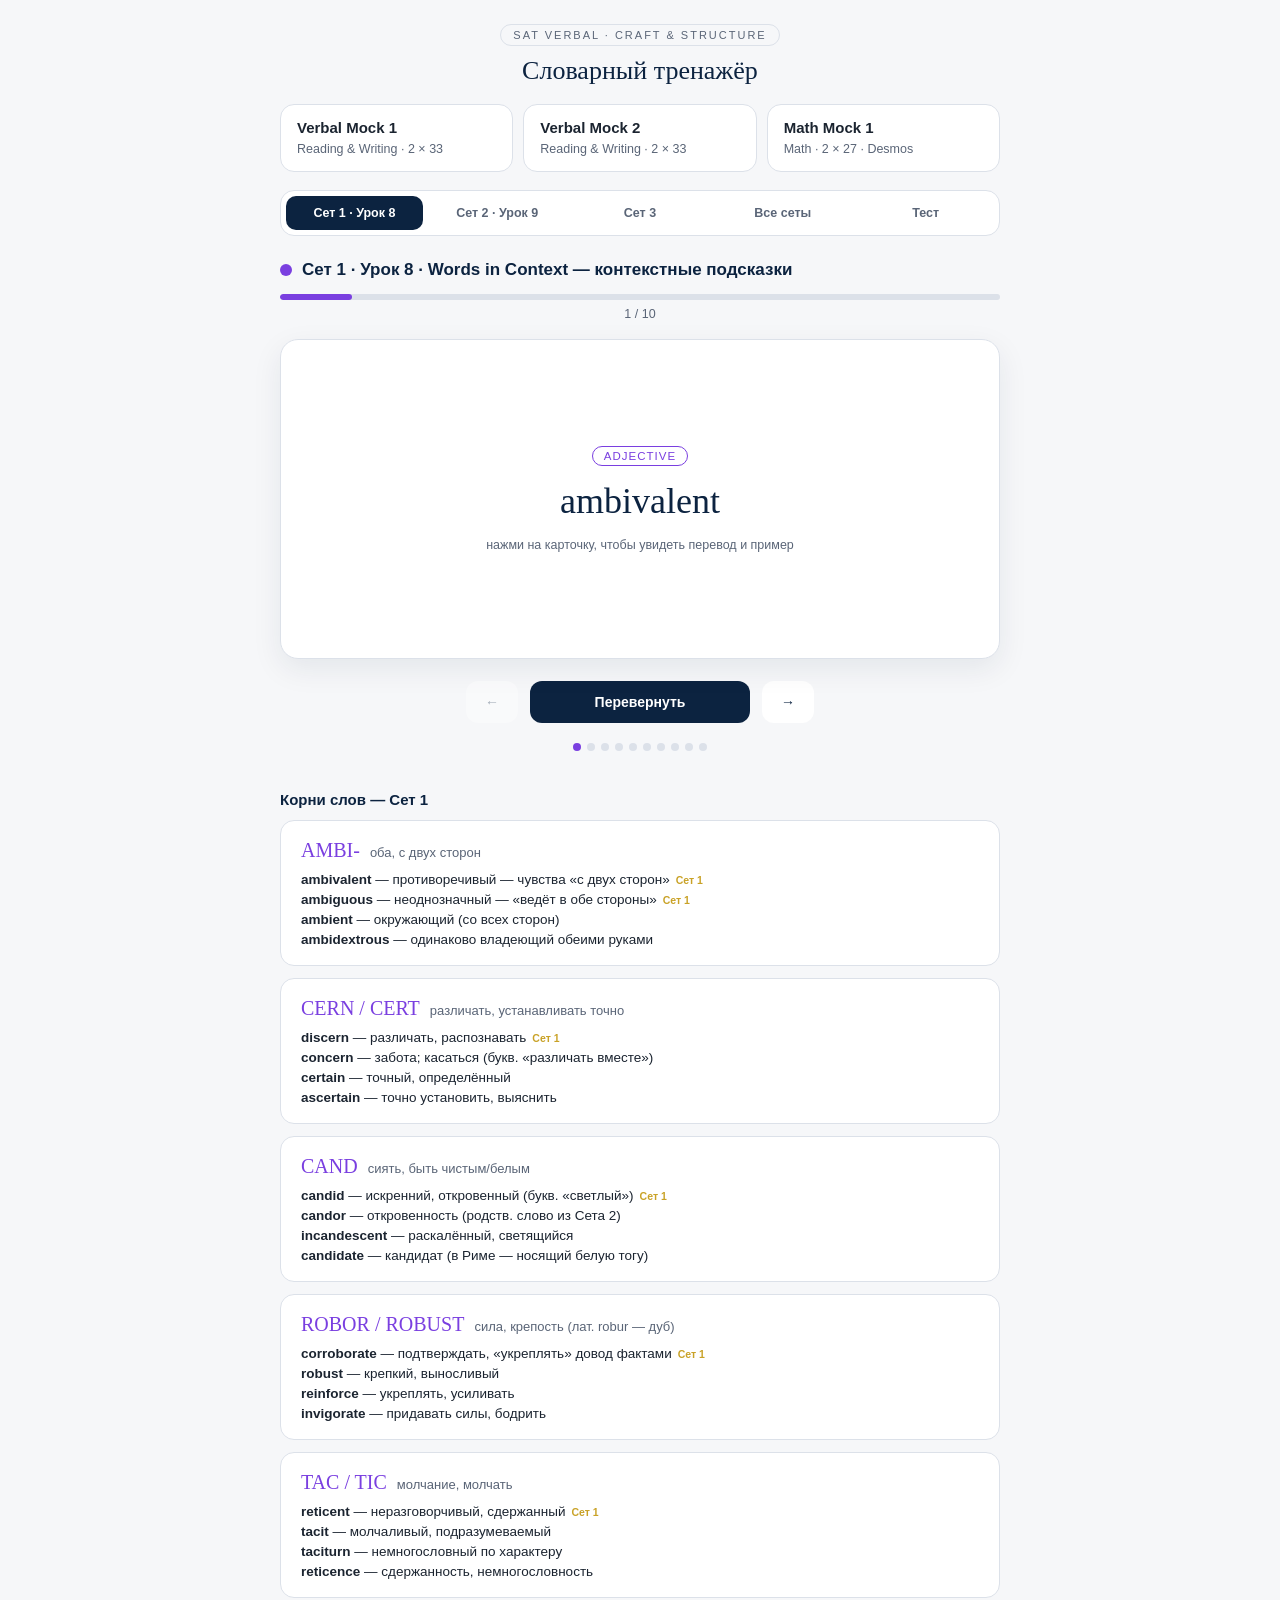
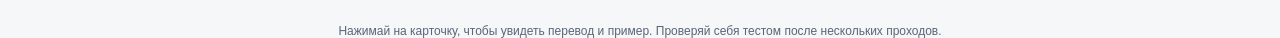
<file: index.html>
<!DOCTYPE html>
<html lang="ru">
<head>
<meta charset="UTF-8">
<meta name="viewport" content="width=device-width, initial-scale=1, viewport-fit=cover">
<title>SAT Verbal · Словарный тренажёр</title>
<style>
  :root {
    --navy: #0C2340;
    --navy2: #16335E;
    --gold: #C9A227;
    --accent: #7A3FE0;
    --accent2: #0B5FFF;
    --paper: #F6F7F9;
    --line: #DCE1E9;
    --ink: #1B2430;
    --muted: #5A6577;
    --bg: #F6F7F9;
    --card-bg: #ffffff;
    --card-back-bg: #0C2340;
    --good: #0E9F6E;
    --bad: #C0392B;
    box-sizing: border-box;
    padding-top: env(safe-area-inset-top, 0px);
    padding-bottom: env(safe-area-inset-bottom, 0px);
  }
  @media (prefers-color-scheme: dark) {
    :root:not([data-theme="light"]) {
      --bg: #0B1220;
      --card-bg: #16203A;
      --ink: #E7ECF5;
      --muted: #9AA7C0;
      --line: #2A3654;
      --paper: #10192E;
    }
  }
  :root[data-theme="dark"] {
    --bg: #0B1220;
    --card-bg: #16203A;
    --ink: #E7ECF5;
    --muted: #9AA7C0;
    --line: #2A3654;
    --paper: #10192E;
  }
  html { scroll-padding-top: env(safe-area-inset-top, 0px); height: 100%; }
  * { box-sizing: border-box; }
  body {
    height: 100%;
    margin: 0;
    background: var(--bg);
    color: var(--ink);
    font-family: 'Helvetica Neue', Arial, sans-serif;
    display: flex;
    flex-direction: column;
    align-items: center;
    padding: 24px 16px 48px;
    min-height: 100vh;
  }
  .wrap { width: 100%; max-width: 720px; }
  .header { text-align: center; margin-bottom: 16px; }
  .kicker {
    display: inline-block;
    font-size: 11px;
    letter-spacing: 2px;
    text-transform: uppercase;
    color: var(--muted);
    border: 1px solid var(--line);
    border-radius: 20px;
    padding: 4px 12px;
    margin-bottom: 10px;
  }
  h1 {
    font-family: Georgia, serif;
    font-size: 26px;
    font-weight: 400;
    color: var(--navy);
    margin: 0;
  }
  :root[data-theme="dark"] h1, @media (prefers-color-scheme: dark) { }
  .dark h1 { color: #ffffff; }

  nav.tabs {
    display: grid;
    grid-template-columns: repeat(5, 1fr);
    gap: 6px;
    background: var(--card-bg);
    border: 1px solid var(--line);
    border-radius: 14px;
    padding: 5px;
    margin: 18px 0 24px;
  }
  nav.tabs button {
    font-family: inherit;
    font-size: 12.5px;
    font-weight: 700;
    padding: 10px 6px;
    border: none;
    border-radius: 10px;
    background: transparent;
    color: var(--muted);
    cursor: pointer;
  }
  nav.tabs button.active {
    background: var(--navy);
    color: #ffffff;
  }

  section.view { display: none; }
  section.view.active { display: block; }

  .set-heading {
    display: flex;
    align-items: center;
    gap: 10px;
    margin: 4px 0 14px;
  }
  .set-heading .dot { width: 12px; height: 12px; border-radius: 50%; }
  .set-heading h2 { font-size: 17px; font-weight: 800; color: var(--navy); margin: 0; }
  .dark .set-heading h2 { color: #ffffff; }

  .progress-wrap { margin: 10px 0 18px; }
  .progress-track { height: 6px; background: var(--line); border-radius: 6px; overflow: hidden; }
  .progress-fill { height: 100%; background: var(--accent); border-radius: 6px; transition: width 0.3s ease; }
  .progress-label { text-align: center; font-size: 12.5px; color: var(--muted); margin-top: 7px; }

  .stage { perspective: 1600px; }
  .card {
    position: relative;
    width: 100%;
    height: 320px;
    cursor: pointer;
    transform-style: preserve-3d;
    transition: transform 0.5s cubic-bezier(.2,.8,.2,1);
  }
  .card.flipped { transform: rotateY(180deg); }
  .face {
    position: absolute;
    inset: 0;
    backface-visibility: hidden;
    border-radius: 18px;
    display: flex;
    flex-direction: column;
    align-items: center;
    justify-content: center;
    padding: 30px;
    text-align: center;
  }
  .face.front { background: var(--card-bg); border: 1px solid var(--line); box-shadow: 0 10px 30px rgba(12,35,64,0.08); }
  .face.back { background: var(--card-back-bg); color: #ffffff; transform: rotateY(180deg); }
  .tag-pos {
    display: inline-block;
    font-size: 11.5px;
    letter-spacing: 1px;
    text-transform: uppercase;
    color: var(--accent);
    border: 1px solid var(--accent);
    border-radius: 20px;
    padding: 3px 11px;
    margin-bottom: 14px;
  }
  .tag-set {
    position: absolute;
    top: 16px;
    right: 16px;
    font-size: 10.5px;
    font-weight: 800;
    letter-spacing: 0.5px;
    padding: 3px 9px;
    border-radius: 8px;
    color: #ffffff;
  }
  .tag-set.s1 { background: var(--accent); }
  .tag-set.s2 { background: var(--accent2); }
  .tag-set.s3 { background: var(--good); }
  @media (max-width: 520px) { nav.tabs button { font-size: 11px; padding: 10px 2px; } }
  .word { font-family: Georgia, serif; font-size: 36px; font-weight: 400; color: var(--navy); }
  .dark .word { color: #ffffff; }
  .hint { margin-top: 16px; font-size: 12.5px; color: var(--muted); }
  .def-label { font-size: 11.5px; letter-spacing: 1.5px; text-transform: uppercase; color: #C9A227; margin-bottom: 9px; }
  .def { font-size: 18px; line-height: 1.5; margin-bottom: 16px; }
  .example { font-size: 14.5px; line-height: 1.5; font-style: italic; color: #DCE6FF; border-top: 1px solid rgba(255,255,255,0.2); padding-top: 13px; }

  .controls { display: flex; align-items: center; gap: 12px; margin-top: 22px; justify-content: center; }
  button.ctrl {
    font-family: inherit; font-size: 14px; font-weight: 600; border-radius: 12px; border: none;
    padding: 13px 18px; cursor: pointer; transition: opacity 0.15s ease, transform 0.1s ease;
  }
  button.ctrl:active { transform: scale(0.97); }
  .btn-nav { background: var(--card-bg); color: var(--navy); border: 1px solid var(--line); min-width: 52px; }
  .dark .btn-nav { color: #ffffff; }
  .btn-flip { background: var(--navy); color: #ffffff; flex: 1; max-width: 220px; }
  .btn-nav:disabled { opacity: 0.35; cursor: default; }

  .dots { display: flex; gap: 6px; flex-wrap: wrap; justify-content: center; margin-top: 20px; }
  .dot-i { width: 8px; height: 8px; border-radius: 50%; background: var(--line); cursor: pointer; }
  .dot-i.active { background: var(--accent); }
  .dot-i.done { background: var(--gold); }

  .roots-block { margin-top: 40px; }
  .roots-title { font-size: 15px; font-weight: 800; color: var(--navy); margin: 0 0 12px; }
  .dark .roots-title { color: #ffffff; }
  .root-card {
    background: var(--card-bg);
    border: 1px solid var(--line);
    border-radius: 14px;
    padding: 18px 20px;
    margin-bottom: 12px;
  }
  .root-top { display: flex; align-items: baseline; gap: 10px; margin-bottom: 10px; }
  .root-name { font-family: Georgia, serif; font-size: 20px; color: var(--accent); }
  .root-meaning { font-size: 13px; color: var(--muted); }
  .root-examples { display: flex; flex-direction: column; gap: 5px; }
  .root-ex { font-size: 13.5px; }
  .root-ex b { color: var(--ink); }
  .dark .root-ex b { color: #ffffff; }
  .root-ex .src-tag { font-size: 10.5px; color: var(--gold); font-weight: 700; margin-left: 6px; }

  .footer-note { margin-top: 26px; font-size: 12px; color: var(--muted); text-align: center; }

  /* quiz */
  .quiz-scope { display: flex; flex-direction: column; gap: 10px; margin-top: 10px; }
  .scope-btn {
    text-align: left; padding: 16px 18px; border-radius: 14px; border: 1px solid var(--line);
    background: var(--card-bg); cursor: pointer; font-family: inherit;
  }
  .scope-btn b { display: block; font-size: 15px; color: var(--navy); margin-bottom: 3px; }
  .dark .scope-btn b { color: #ffffff; }
  .scope-btn span { font-size: 12.5px; color: var(--muted); }
  .scope-btn:hover { border-color: var(--accent); }

  .mock-links { display: grid; grid-template-columns: repeat(3, 1fr); gap: 10px; margin-top: 18px; }
  .mock-link { display: block; text-decoration: none; background: var(--card-bg); border: 1px solid var(--line); border-radius: 14px; padding: 14px 16px; text-align: left; }
  .mock-link:hover { border-color: var(--accent); }
  .mock-link b { display: block; font-size: 15px; color: var(--ink); margin-bottom: 3px; }
  .mock-link span { font-size: 12.5px; color: var(--muted); }
  @media (max-width: 520px) { .mock-links { grid-template-columns: 1fr; } }

  .q-word-box {
    background: var(--navy); color: #ffffff; border-radius: 16px; padding: 30px; text-align: center; margin-bottom: 18px;
  }
  .q-word-box .lbl { font-size: 11.5px; letter-spacing: 1.5px; text-transform: uppercase; color: #9FB2D9; margin-bottom: 10px; }
  .q-word-box .w { font-family: Georgia, serif; font-size: 34px; }
  .q-opt {
    display: block; width: 100%; text-align: left; padding: 15px 18px; border-radius: 12px;
    border: 1px solid var(--line); background: var(--card-bg); margin-bottom: 10px; font-family: inherit;
    font-size: 14.5px; cursor: pointer; color: var(--ink);
  }
  .dark .q-opt { color: #E7ECF5; }
  .q-opt.correct { border-color: var(--good); background: rgba(14,159,110,0.12); font-weight: 700; }
  .q-opt.wrong { border-color: var(--bad); background: rgba(192,57,43,0.12); }
  .q-opt:disabled { cursor: default; }
  .q-footer { display: flex; justify-content: space-between; align-items: center; margin-top: 6px; }
  .q-score { font-size: 13px; color: var(--muted); }
  .btn-next { background: var(--navy); color: #fff; padding: 12px 22px; border-radius: 12px; border: none; font-family: inherit; font-weight: 600; cursor: pointer; }
  .btn-next:disabled { opacity: 0.35; cursor: default; }

  .result-box { text-align: center; padding: 20px 0; }
  .result-score { font-family: Georgia, serif; font-size: 52px; color: var(--navy); }
  .dark .result-score { color: #ffffff; }
  .result-sub { font-size: 14px; color: var(--muted); margin-top: 4px; margin-bottom: 24px; }
  .miss-item { background: var(--card-bg); border: 1px solid var(--line); border-radius: 12px; padding: 14px 16px; margin-bottom: 10px; text-align: left; }
  .miss-item b { color: var(--accent); }
  .result-actions { display: flex; gap: 10px; margin-top: 20px; justify-content: center; flex-wrap: wrap; }
  .btn-secondary { background: var(--card-bg); border: 1px solid var(--line); color: var(--navy); padding: 12px 18px; border-radius: 12px; font-family: inherit; font-weight: 600; cursor: pointer; }
  .dark .btn-secondary { color: #ffffff; }
</style>
</head>
<body id="bodyEl">
<div class="wrap">

  <div class="header">
    <span class="kicker">SAT Verbal · Craft &amp; Structure</span>
    <h1>Словарный тренажёр</h1>
    <div class="mock-links">
      <a class="mock-link" href="sat-verbal-mock-test.html"><b>Verbal Mock 1</b><span data-status="mock1">Reading &amp; Writing · 2 × 33</span></a>
      <a class="mock-link" href="sat-verbal-mock-test-2.html"><b>Verbal Mock 2</b><span data-status="mock2">Reading &amp; Writing · 2 × 33</span></a>
      <a class="mock-link" href="sat-math-mock-test-1.html"><b>Math Mock 1</b><span data-status="math1">Math · 2 × 27 · Desmos</span></a>
    </div>
  </div>

  <nav class="tabs">
    <button data-tab="set1" class="active">Сет 1 · Урок 8</button>
    <button data-tab="set2">Сет 2 · Урок 9</button>
    <button data-tab="set3">Сет 3</button>
    <button data-tab="all">Все сеты</button>
    <button data-tab="quiz">Тест</button>
  </nav>

  <!-- SET 1 VIEW -->
  <section class="view active" id="view-set1">
    <div class="set-heading"><div class="dot" style="background:#7A3FE0"></div><h2>Сет 1 · Урок 8 · Words in Context — контекстные подсказки</h2></div>
    <div class="progress-wrap">
      <div class="progress-track"><div class="progress-fill" id="pf-set1"></div></div>
      <div class="progress-label" id="pl-set1">1 / 10</div>
    </div>
    <div class="stage"><div class="card" id="card-set1"></div></div>
    <div class="controls">
      <button class="ctrl btn-nav" id="prev-set1">←</button>
      <button class="ctrl btn-flip" id="flip-set1">Перевернуть</button>
      <button class="ctrl btn-nav" id="next-set1">→</button>
    </div>
    <div class="dots" id="dots-set1"></div>

    <div class="roots-block">
      <p class="roots-title">Корни слов — Сет 1</p>
      <div id="roots-set1"></div>
    </div>
  </section>

  <!-- SET 2 VIEW -->
  <section class="view" id="view-set2">
    <div class="set-heading"><div class="dot" style="background:#0B5FFF"></div><h2>Сет 2 · Урок 9 · Words in Context — многозначные слова и тон</h2></div>
    <div class="progress-wrap">
      <div class="progress-track"><div class="progress-fill" id="pf-set2"></div></div>
      <div class="progress-label" id="pl-set2">1 / 10</div>
    </div>
    <div class="stage"><div class="card" id="card-set2"></div></div>
    <div class="controls">
      <button class="ctrl btn-nav" id="prev-set2">←</button>
      <button class="ctrl btn-flip" id="flip-set2">Перевернуть</button>
      <button class="ctrl btn-nav" id="next-set2">→</button>
    </div>
    <div class="dots" id="dots-set2"></div>

    <div class="roots-block">
      <p class="roots-title">Корни слов — Сет 2</p>
      <div id="roots-set2"></div>
    </div>
  </section>

  <!-- SET 3 VIEW -->
  <section class="view" id="view-set3">
    <div class="set-heading"><div class="dot" style="background:#0E9F6E"></div><h2>Сет 3 · Words in Context — слова из текста</h2></div>
    <div class="progress-wrap">
      <div class="progress-track"><div class="progress-fill" id="pf-set3"></div></div>
      <div class="progress-label" id="pl-set3">1 / 15</div>
    </div>
    <div class="stage"><div class="card" id="card-set3"></div></div>
    <div class="controls">
      <button class="ctrl btn-nav" id="prev-set3">←</button>
      <button class="ctrl btn-flip" id="flip-set3">Перевернуть</button>
      <button class="ctrl btn-nav" id="next-set3">→</button>
    </div>
    <div class="dots" id="dots-set3"></div>

    <div class="roots-block">
      <p class="roots-title">Корни слов — Сет 3</p>
      <div id="roots-set3"></div>
    </div>
  </section>

  <!-- ALL SETS VIEW -->
  <section class="view" id="view-all">
    <div class="set-heading"><div class="dot" style="background:#C9A227"></div><h2>Все сеты · 35 слов</h2></div>
    <div class="progress-wrap">
      <div class="progress-track"><div class="progress-fill" id="pf-all"></div></div>
      <div class="progress-label" id="pl-all">1 / 35</div>
    </div>
    <div class="stage"><div class="card" id="card-all"></div></div>
    <div class="controls">
      <button class="ctrl btn-nav" id="prev-all">←</button>
      <button class="ctrl btn-flip" id="flip-all">Перевернуть</button>
      <button class="ctrl btn-nav" id="next-all">→</button>
    </div>
    <div class="dots" id="dots-all"></div>

    <div class="roots-block">
      <p class="roots-title">Корни слов — Сет 1</p>
      <div id="roots-all-1"></div>
      <p class="roots-title" style="margin-top:24px;">Корни слов — Сет 2</p>
      <div id="roots-all-2"></div>
      <p class="roots-title" style="margin-top:24px;">Корни слов — Сет 3</p>
      <div id="roots-all-3"></div>
    </div>
  </section>

  <!-- QUIZ VIEW -->
  <section class="view" id="view-quiz">
    <div id="quiz-scope-screen">
      <div class="set-heading"><div class="dot" style="background:#C0392B"></div><h2>Тест на знание слов</h2></div>
      <p style="font-size:13.5px; color:var(--muted); margin-bottom:16px;">Выбери, какие слова проверить. На каждое слово — 4 варианта значения, нужно выбрать верный.</p>
      <div class="quiz-scope">
        <button class="scope-btn" data-scope="set1"><b>Сет 1 · Урок 8</b><span>10 вопросов</span></button>
        <button class="scope-btn" data-scope="set2"><b>Сет 2 · Урок 9</b><span>10 вопросов</span></button>
        <button class="scope-btn" data-scope="set3"><b>Сет 3</b><span>15 вопросов</span></button>
        <button class="scope-btn" data-scope="all"><b>Все сеты</b><span>35 вопросов</span></button>
      </div>
    </div>

    <div id="quiz-run-screen" style="display:none;">
      <div class="progress-wrap">
        <div class="progress-track"><div class="progress-fill" id="pf-quiz"></div></div>
        <div class="progress-label" id="pl-quiz">Вопрос 1 / 10</div>
      </div>
      <div class="q-word-box">
        <div class="lbl">Что означает это слово?</div>
        <div class="w" id="quiz-word">word</div>
      </div>
      <div id="quiz-options"></div>
      <div class="q-footer">
        <div class="q-score" id="quiz-score">Верно: 0</div>
        <button class="btn-next" id="quiz-next" disabled>Далее →</button>
      </div>
    </div>

    <div id="quiz-result-screen" style="display:none;">
      <div class="result-box">
        <div class="result-score" id="result-score">8/10</div>
        <div class="result-sub" id="result-sub">Хороший результат!</div>
      </div>
      <div id="result-misses"></div>
      <div class="result-actions">
        <button class="btn-next" id="quiz-restart">Пройти ещё раз</button>
        <button class="btn-secondary" id="quiz-back">Выбрать другой сет</button>
      </div>
    </div>
  </section>

  <div class="footer-note">Нажимай на карточку, чтобы увидеть перевод и пример. Проверяй себя тестом после нескольких проходов.</div>

</div>

<script>
  const set1Words = [
    { word: "ambivalent", pos: "adjective", def: "противоречивый, испытывающий смешанные чувства", example: "\"She felt ambivalent about the promotion, excited but wary of the added stress.\"" },
    { word: "discern", pos: "verb", def: "различать, распознавать нечто неочевидное", example: "\"It was hard to discern his true intentions from his carefully worded email.\"" },
    { word: "candid", pos: "adjective", def: "честный, откровенный, без утайки", example: "\"In a candid interview, the actor admitted her early career had been a struggle.\"" },
    { word: "skeptical", pos: "adjective", def: "сомневающийся, не склонный сразу верить", example: "\"The scientist remained skeptical of the results until the experiment was repeated.\"" },
    { word: "meticulous", pos: "adjective", def: "очень внимательный к деталям, скрупулёзный", example: "\"The meticulous editor caught every inconsistency in the manuscript.\"" },
    { word: "plausible", pos: "adjective", def: "правдоподобный, звучащий разумно", example: "\"Her explanation for the delay was plausible, so the manager accepted it.\"" },
    { word: "innate", pos: "adjective", def: "врождённый, присущий от природы", example: "\"Some researchers argue that a sense of rhythm is innate in humans.\"" },
    { word: "ambiguous", pos: "adjective", def: "неоднозначный, допускающий разные толкования", example: "\"The instructions were so ambiguous that half the class misunderstood them.\"" },
    { word: "corroborate", pos: "verb", def: "подтверждать (фактами, показаниями)", example: "\"Three witnesses corroborated the driver's account of the accident.\"" },
    { word: "reticent", pos: "adjective", def: "неразговорчивый, сдержанный в высказываниях", example: "\"He was strangely reticent about his time abroad.\"" }
  ];

  const set2Words = [
    { word: "sanction", pos: "verb / noun", def: "гл. официально одобрить, разрешить; сущ. санкция, наказание", example: "\"The board finally chose to sanction the merger.\"" },
    { word: "temper", pos: "verb / noun", def: "гл. смягчать, умерять; сущ. нрав, вспыльчивость", example: "\"Success had tempered his early arrogance.\"" },
    { word: "novel", pos: "adjective / noun", def: "прил. новый, необычный; сущ. роман (книга)", example: "\"Her novel approach to teaching surprised the committee.\"" },
    { word: "yield", pos: "verb", def: "уступать, сдаваться; или производить, приносить (урожай)", example: "\"The field yielded a record harvest despite the drought.\"" },
    { word: "compound", pos: "verb / adjective", def: "гл. усугублять, усложнять; прил. составной, сложный", example: "\"Poor planning compounded the project's delays.\"" },
    { word: "wry", pos: "adjective", def: "сухо-ироничный, с лёгкой насмешкой", example: "\"He gave a wry smile at the absurdity of the situation.\"" },
    { word: "candor", pos: "noun", def: "откровенность, прямота в высказываниях", example: "\"Her candor about the company's struggles surprised the reporters.\"" },
    { word: "terse", pos: "adjective", def: "краткий, сдержанный, почти резкий", example: "\"His terse reply suggested he did not want to discuss it further.\"" },
    { word: "subtle", pos: "adjective", def: "неочевидный, тонкий, едва уловимый", example: "\"There was a subtle shift in her tone that only close friends would notice.\"" },
    { word: "austere", pos: "adjective", def: "строгий, суровый, лишённый излишеств", example: "\"The monastery's austere lifestyle left little room for indulgence.\"" }
  ];

  const roots1 = [
    { root: "AMBI-", meaning: "оба, с двух сторон", examples: [
      { word: "ambivalent", gloss: "противоречивый — чувства «с двух сторон»", src: "Сет 1" },
      { word: "ambiguous", gloss: "неоднозначный — «ведёт в обе стороны»", src: "Сет 1" },
      { word: "ambient", gloss: "окружающий (со всех сторон)" },
      { word: "ambidextrous", gloss: "одинаково владеющий обеими руками" }
    ]},
    { root: "CERN / CERT", meaning: "различать, устанавливать точно", examples: [
      { word: "discern", gloss: "различать, распознавать", src: "Сет 1" },
      { word: "concern", gloss: "забота; касаться (букв. «различать вместе»)" },
      { word: "certain", gloss: "точный, определённый" },
      { word: "ascertain", gloss: "точно установить, выяснить" }
    ]},
    { root: "CAND", meaning: "сиять, быть чистым/белым", examples: [
      { word: "candid", gloss: "искренний, откровенный (букв. «светлый»)", src: "Сет 1" },
      { word: "candor", gloss: "откровенность (родств. слово из Сета 2)" },
      { word: "incandescent", gloss: "раскалённый, светящийся" },
      { word: "candidate", gloss: "кандидат (в Риме — носящий белую тогу)" }
    ]},
    { root: "ROBOR / ROBUST", meaning: "сила, крепость (лат. robur — дуб)", examples: [
      { word: "corroborate", gloss: "подтверждать, «укреплять» довод фактами", src: "Сет 1" },
      { word: "robust", gloss: "крепкий, выносливый" },
      { word: "reinforce", gloss: "укреплять, усиливать" },
      { word: "invigorate", gloss: "придавать силы, бодрить" }
    ]},
    { root: "TAC / TIC", meaning: "молчание, молчать", examples: [
      { word: "reticent", gloss: "неразговорчивый, сдержанный", src: "Сет 1" },
      { word: "tacit", gloss: "молчаливый, подразумеваемый" },
      { word: "taciturn", gloss: "немногословный по характеру" },
      { word: "reticence", gloss: "сдержанность, немногословность" }
    ]}
  ];

  const roots2 = [
    { root: "SANCT", meaning: "священный, неприкосновенный", examples: [
      { word: "sanction", gloss: "официально одобрить / санкция", src: "Сет 2" },
      { word: "sanctuary", gloss: "убежище, святилище" },
      { word: "sanctify", gloss: "освящать" },
      { word: "sanctimonious", gloss: "показно благочестивый" }
    ]},
    { root: "NOV", meaning: "новый", examples: [
      { word: "novel", gloss: "новый, необычный / роман", src: "Сет 2" },
      { word: "novice", gloss: "новичок" },
      { word: "innovate", gloss: "внедрять новое" },
      { word: "renovate", gloss: "обновлять, ремонтировать" }
    ]},
    { root: "PON / POS", meaning: "помещать, ставить", examples: [
      { word: "compound", gloss: "составной; усугублять — «класть вместе»", src: "Сет 2" },
      { word: "component", gloss: "составная часть" },
      { word: "compose", gloss: "составлять, сочинять" },
      { word: "postpone", gloss: "откладывать (букв. «ставить после»)" }
    ]},
    { root: "TEMPOR / TEMPER", meaning: "время; смешивать, умерять", examples: [
      { word: "temper", gloss: "смягчать / нрав, вспыльчивость", src: "Сет 2" },
      { word: "temperature", gloss: "температура" },
      { word: "contemporary", gloss: "современный, современник" },
      { word: "temperament", gloss: "темперамент, нрав" }
    ]},
    { root: "SUB-", meaning: "под, ниже", examples: [
      { word: "subtle", gloss: "тонкий, едва уловимый (букв. «под тканью»)", src: "Сет 2" },
      { word: "subordinate", gloss: "подчинённый" },
      { word: "submerge", gloss: "погружать под воду" },
      { word: "subside", gloss: "оседать, стихать" }
    ]}
  ];

  const set3Words = [
    { word: "attached", pos: "adjective / verb", def: "прил. прикреплённый, приложенный; привязанный (к кому-то или чему-то)", example: "\"She was deeply attached to her grandmother's old house, even though it needed repairs.\"" },
    { word: "surface", pos: "noun / verb", def: "сущ. поверхность; внешняя сторона; гл. всплывать, проявляться", example: "\"Beneath the calm surface of the lake, strong currents were at work.\"" },
    { word: "boulders", pos: "noun (plural)", def: "валуны, крупные округлые камни", example: "\"Hikers had to climb over massive boulders left behind by an ancient glacier.\"" },
    { word: "unexpected", pos: "adjective", def: "неожиданный, непредвиденный", example: "\"The unexpected results forced the team to rethink their hypothesis.\"" },
    { word: "obstacle", pos: "noun", def: "препятствие, помеха", example: "\"Lack of funding was the main obstacle to completing the project.\"" },
    { word: "to receive", pos: "verb", def: "получать; принимать (что-то отправленное или данное)", example: "\"The author received widespread praise for her debut novel.\"" },
    { word: "trait", pos: "noun", def: "черта, характерная особенность (характера или организма)", example: "\"Curiosity is a trait shared by nearly all successful researchers.\"" },
    { word: "substantial", pos: "adjective", def: "значительный, существенный, весомый", example: "\"The study found a substantial increase in crop yields.\"" },
    { word: "to ponder", pos: "verb", def: "обдумывать, размышлять, взвешивать в уме", example: "\"He paused to ponder the consequences before signing the contract.\"" },
    { word: "to prey / prey", pos: "verb / noun", def: "гл. (to prey on) охотиться на, питаться; наживаться на слабости; сущ. prey — добыча, жертва", example: "\"Owls prey on small rodents, and a mouse in an open field is easy prey.\"" },
    { word: "to boast", pos: "verb", def: "хвастаться; (о месте или вещи) гордиться наличием чего-либо, располагать", example: "\"The city boasts more than fifty museums.\"" },
    { word: "to persist", pos: "verb", def: "упорствовать, настойчиво продолжать; сохраняться вопреки трудностям", example: "\"Despite repeated failures, the inventor persisted in testing new designs.\"" },
    { word: "conventional wisdom", pos: "noun phrase", def: "общепринятое мнение, «все знают, что…» (conventional — привычный, общепринятый; wisdom — мудрость)", example: "\"Conventional wisdom said the new café would fail, but it was packed from day one.\"" },
    { word: "to acknowledge", pos: "verb", def: "признавать (факт, ошибку, заслугу); подтверждать получение", example: "\"The senator acknowledged that her earlier forecast had been wrong.\"" },
    { word: "to challenge", pos: "verb / noun", def: "гл. оспаривать, ставить под сомнение; бросать вызов; сущ. вызов, сложная задача", example: "\"The researcher challenged the long-held assumption with new evidence.\"" }
  ];

  const roots3 = [
    { root: "STA / SIST", meaning: "стоять", examples: [
      { word: "obstacle", gloss: "препятствие — то, что «стоит поперёк пути»", src: "Сет 3" },
      { word: "substantial", gloss: "существенный — «стоящий под» (основой)", src: "Сет 3" },
      { word: "persist", gloss: "упорствовать — «стоять до конца»", src: "Сет 3" },
      { word: "resist", gloss: "сопротивляться — «стоять против»" }
    ]},
    { root: "SPECT / SPEC", meaning: "смотреть", examples: [
      { word: "unexpected", gloss: "неожиданный — не тот, которого «высматривали» (ex-spect)", src: "Сет 3" },
      { word: "inspect", gloss: "осматривать, проверять" },
      { word: "prospect", gloss: "перспектива (то, что видно впереди)" },
      { word: "spectator", gloss: "зритель" }
    ]},
    { root: "VEN / VENT", meaning: "приходить, сходиться", examples: [
      { word: "conventional", gloss: "общепринятый — то, о чём «сошлись вместе»", src: "Сет 3" },
      { word: "convene", gloss: "собираться, созывать" },
      { word: "intervene", gloss: "вмешиваться (букв. «приходить между»)" },
      { word: "prevent", gloss: "предотвращать («приходить раньше»)" }
    ]},
    { root: "CEIV / CEPT / CAP", meaning: "брать, хватать", examples: [
      { word: "to receive", gloss: "получать — «брать обратно к себе»", src: "Сет 3" },
      { word: "accept", gloss: "принимать, соглашаться" },
      { word: "perceive", gloss: "воспринимать, замечать" },
      { word: "capture", gloss: "захватывать, брать в плен" }
    ]},
    { root: "PEND / POND", meaning: "вешать, взвешивать", examples: [
      { word: "to ponder", gloss: "обдумывать — «взвешивать» мысль в уме", src: "Сет 3" },
      { word: "depend", gloss: "зависеть (букв. «висеть на чём-то»)" },
      { word: "pendulum", gloss: "маятник" },
      { word: "ponderous", gloss: "тяжеловесный, громоздкий" }
    ]},
    { root: "TRACT", meaning: "тянуть, проводить (линию)", examples: [
      { word: "trait", gloss: "черта — «проведённая линия», штрих", src: "Сет 3" },
      { word: "attract", gloss: "притягивать, привлекать" },
      { word: "extract", gloss: "извлекать" },
      { word: "distract", gloss: "отвлекать («оттягивать» внимание)" }
    ]},
    { root: "GNO / KNOW", meaning: "знать, узнавать", examples: [
      { word: "to acknowledge", gloss: "признавать — «давать знать», что знаешь о факте", src: "Сет 3" },
      { word: "recognize", gloss: "узнавать, признавать" },
      { word: "ignore", gloss: "игнорировать («не желать знать»)" },
      { word: "cognitive", gloss: "познавательный, когнитивный" }
    ]},
    { root: "PRED / PREHEND", meaning: "хватать, захватывать", examples: [
      { word: "to prey / prey", gloss: "добыча; охотиться — то, что «схвачено»", src: "Сет 3" },
      { word: "predator", gloss: "хищник" },
      { word: "comprehend", gloss: "постигать, «схватывать» смысл" },
      { word: "apprehend", gloss: "задерживать; постигать" }
    ]}
  ];

  const allWords = set1Words.map(w => Object.assign({ setId: "s1" }, w))
    .concat(set2Words.map(w => Object.assign({ setId: "s2" }, w)))
    .concat(set3Words.map(w => Object.assign({ setId: "s3" }, w)));

  // ---------- Flashcard deck engine ----------
  function makeDeck(containerId, dotsId, pfId, plId, prevId, nextId, flipId, words, showSetTag) {
    let index = 0;
    let flipped = false;
    const cardEl = document.getElementById(containerId);
    const dotsWrap = document.getElementById(dotsId);
    const pf = document.getElementById(pfId);
    const pl = document.getElementById(plId);
    const prevBtn = document.getElementById(prevId);
    const nextBtn = document.getElementById(nextId);
    const flipBtn = document.getElementById(flipId);

    function buildCardSkeleton() {
      cardEl.innerHTML =
        '<div class="face front">' +
          (showSetTag ? '<span class="tag-set" id="' + containerId + '-tag"></span>' : '') +
          '<span class="tag-pos" id="' + containerId + '-pos"></span>' +
          '<div class="word" id="' + containerId + '-word"></div>' +
          '<div class="hint">нажми на карточку, чтобы увидеть перевод и пример</div>' +
        '</div>' +
        '<div class="face back">' +
          '<div class="def-label">Значение</div>' +
          '<div class="def" id="' + containerId + '-def"></div>' +
          '<div class="example" id="' + containerId + '-ex"></div>' +
        '</div>';
    }

    function buildDots() {
      dotsWrap.innerHTML = '';
      words.forEach((_, i) => {
        const d = document.createElement('div');
        d.className = 'dot-i';
        d.addEventListener('click', () => { index = i; flipped = false; render(); });
        dotsWrap.appendChild(d);
      });
    }

    function render() {
      const w = words[index];
      document.getElementById(containerId + '-pos').textContent = w.pos;
      document.getElementById(containerId + '-word').textContent = w.word;
      document.getElementById(containerId + '-def').textContent = w.def;
      document.getElementById(containerId + '-ex').textContent = w.example;
      if (showSetTag) {
        const tagEl = document.getElementById(containerId + '-tag');
        tagEl.textContent = 'СЕТ ' + w.setId.slice(1);
        tagEl.className = 'tag-set ' + w.setId;
      }
      cardEl.classList.toggle('flipped', flipped);
      pf.style.width = ((index + 1) / words.length * 100) + '%';
      pl.textContent = (index + 1) + ' / ' + words.length;
      prevBtn.disabled = index === 0;
      nextBtn.disabled = index === words.length - 1;
      [...dotsWrap.children].forEach((d, i) => {
        d.classList.toggle('active', i === index);
        d.classList.toggle('done', i < index);
      });
    }

    buildCardSkeleton();
    cardEl.addEventListener('click', () => { flipped = !flipped; render(); });
    flipBtn.addEventListener('click', (e) => { e.stopPropagation(); flipped = !flipped; render(); });
    prevBtn.addEventListener('click', (e) => { e.stopPropagation(); if (index > 0) { index--; flipped = false; render(); } });
    nextBtn.addEventListener('click', (e) => { e.stopPropagation(); if (index < words.length - 1) { index++; flipped = false; render(); } });

    buildDots();
    render();
  }

  makeDeck('card-set1', 'dots-set1', 'pf-set1', 'pl-set1', 'prev-set1', 'next-set1', 'flip-set1', set1Words, false);
  makeDeck('card-set2', 'dots-set2', 'pf-set2', 'pl-set2', 'prev-set2', 'next-set2', 'flip-set2', set2Words, false);
  makeDeck('card-set3', 'dots-set3', 'pf-set3', 'pl-set3', 'prev-set3', 'next-set3', 'flip-set3', set3Words, false);
  makeDeck('card-all', 'dots-all', 'pf-all', 'pl-all', 'prev-all', 'next-all', 'flip-all', allWords, true);

  // ---------- Roots rendering ----------
  function renderRoots(containerId, roots) {
    const wrap = document.getElementById(containerId);
    wrap.innerHTML = roots.map(r => {
      const exHtml = r.examples.map(e =>
        '<div class="root-ex"><b>' + e.word + '</b> — ' + e.gloss + (e.src ? '<span class="src-tag">' + e.src + '</span>' : '') + '</div>'
      ).join('');
      return '<div class="root-card">' +
        '<div class="root-top"><span class="root-name">' + r.root + '</span><span class="root-meaning">' + r.meaning + '</span></div>' +
        '<div class="root-examples">' + exHtml + '</div>' +
      '</div>';
    }).join('');
  }

  renderRoots('roots-set1', roots1);
  renderRoots('roots-set2', roots2);
  renderRoots('roots-set3', roots3);
  renderRoots('roots-all-1', roots1);
  renderRoots('roots-all-2', roots2);
  renderRoots('roots-all-3', roots3);

  // ---------- Tabs ----------
  const tabButtons = document.querySelectorAll('nav.tabs button');
  const views = document.querySelectorAll('section.view');
  tabButtons.forEach(btn => {
    btn.addEventListener('click', () => {
      tabButtons.forEach(b => b.classList.remove('active'));
      btn.classList.add('active');
      views.forEach(v => v.classList.remove('active'));
      document.getElementById('view-' + btn.dataset.tab).classList.add('active');
    });
  });

  // ---------- Quiz ----------
  const quizScopeScreen = document.getElementById('quiz-scope-screen');
  const quizRunScreen = document.getElementById('quiz-run-screen');
  const quizResultScreen = document.getElementById('quiz-result-screen');
  const scopeButtons = document.querySelectorAll('.scope-btn');

  let quizQueue = [];
  let quizIdx = 0;
  let quizScore = 0;
  let quizMisses = [];
  let quizAnswered = false;

  function shuffle(arr) {
    const a = arr.slice();
    for (let i = a.length - 1; i > 0; i--) {
      const j = Math.floor(Math.random() * (i + 1));
      [a[i], a[j]] = [a[j], a[i]];
    }
    return a;
  }

  function startQuiz(scope) {
    let pool;
    if (scope === 'set1') pool = set1Words;
    else if (scope === 'set2') pool = set2Words;
    else if (scope === 'set3') pool = set3Words;
    else pool = set1Words.concat(set2Words, set3Words);
    quizScope = scope;

    quizQueue = shuffle(pool);
    quizIdx = 0;
    quizScore = 0;
    quizMisses = [];
    quizScoreOf = pool;

    quizScopeScreen.style.display = 'none';
    quizResultScreen.style.display = 'none';
    quizRunScreen.style.display = 'block';
    renderQuizQuestion();
  }

  let quizScoreOf = [];
  let quizScope = 'all';

  function renderQuizQuestion() {
    quizAnswered = false;
    const total = quizQueue.length;
    const current = quizQueue[quizIdx];
    document.getElementById('pf-quiz').style.width = ((quizIdx) / total * 100) + '%';
    document.getElementById('pl-quiz').textContent = 'Вопрос ' + (quizIdx + 1) + ' / ' + total;
    document.getElementById('quiz-word').textContent = current.word;
    document.getElementById('quiz-score').textContent = 'Верно: ' + quizScore;
    document.getElementById('quiz-next').disabled = true;

    const distractPool = quizScoreOf.filter(w => w.word !== current.word);
    const distractors = shuffle(distractPool).slice(0, 3).map(w => w.def);
    const options = shuffle([current.def].concat(distractors));

    const optWrap = document.getElementById('quiz-options');
    optWrap.innerHTML = '';
    options.forEach(optDef => {
      const b = document.createElement('button');
      b.className = 'q-opt';
      b.textContent = optDef;
      b.addEventListener('click', () => handleAnswer(optDef, current.def, b, optWrap));
      optWrap.appendChild(b);
    });
  }

  function handleAnswer(chosenDef, correctDef, btnEl, optWrap) {
    if (quizAnswered) return;
    quizAnswered = true;
    const allBtns = optWrap.querySelectorAll('.q-opt');
    allBtns.forEach(b => {
      b.disabled = true;
      if (b.textContent === correctDef) b.classList.add('correct');
    });
    if (chosenDef === correctDef) {
      quizScore++;
      document.getElementById('quiz-score').textContent = 'Верно: ' + quizScore;
    } else {
      btnEl.classList.add('wrong');
      quizMisses.push(quizQueue[quizIdx]);
    }
    document.getElementById('quiz-next').disabled = false;
  }

  document.getElementById('quiz-next').addEventListener('click', () => {
    quizIdx++;
    if (quizIdx >= quizQueue.length) {
      finishQuiz();
    } else {
      renderQuizQuestion();
    }
  });

  function finishQuiz() {
    quizRunScreen.style.display = 'none';
    quizResultScreen.style.display = 'block';
    const total = quizQueue.length;
    document.getElementById('result-score').textContent = quizScore + '/' + total;
    let msg = 'Отличный результат!';
    const pct = quizScore / total;
    if (pct < 0.5) msg = 'Стоит повторить карточки ещё раз.';
    else if (pct < 0.8) msg = 'Неплохо — пара слов ещё требует повторения.';
    document.getElementById('result-sub').textContent = msg;

    const missWrap = document.getElementById('result-misses');
    if (quizMisses.length === 0) {
      missWrap.innerHTML = '<div class="miss-item">Все ответы верные — можно переходить к следующему сету.</div>';
    } else {
      missWrap.innerHTML = quizMisses.map(w =>
        '<div class="miss-item"><b>' + w.word + '</b> — ' + w.def + '</div>'
      ).join('');
    }
  }

  scopeButtons.forEach(btn => {
    btn.addEventListener('click', () => startQuiz(btn.dataset.scope));
  });

  document.getElementById('quiz-restart').addEventListener('click', () => {
    startQuiz(quizScope);
  });

  // ---------- Mock test status (reads what sat-store.js saved for the logged-in student) ----------
  try {
    const NS = 'satprep:v1:';
    const cur = localStorage.getItem(NS + 'current');
    const doc = cur ? JSON.parse(localStorage.getItem(NS + 'user:' + encodeURIComponent(cur)) || 'null') : null;
    if (doc && doc.tests) document.querySelectorAll('[data-status]').forEach(el => {
      const t = doc.tests[el.dataset.status];
      if (!t) return;
      if (t.progress) el.textContent = 'Не закончен — продолжить';
      else if (t.attempts && t.attempts.length) el.textContent = 'Последний балл: ' + t.attempts[t.attempts.length - 1].score + ' · попыток: ' + t.attempts.length;
    });
  } catch (e) {}

  document.getElementById('quiz-back').addEventListener('click', () => {
    quizResultScreen.style.display = 'none';
    quizRunScreen.style.display = 'none';
    quizScopeScreen.style.display = 'block';
  });
</script>
</body>
</html>
</file>
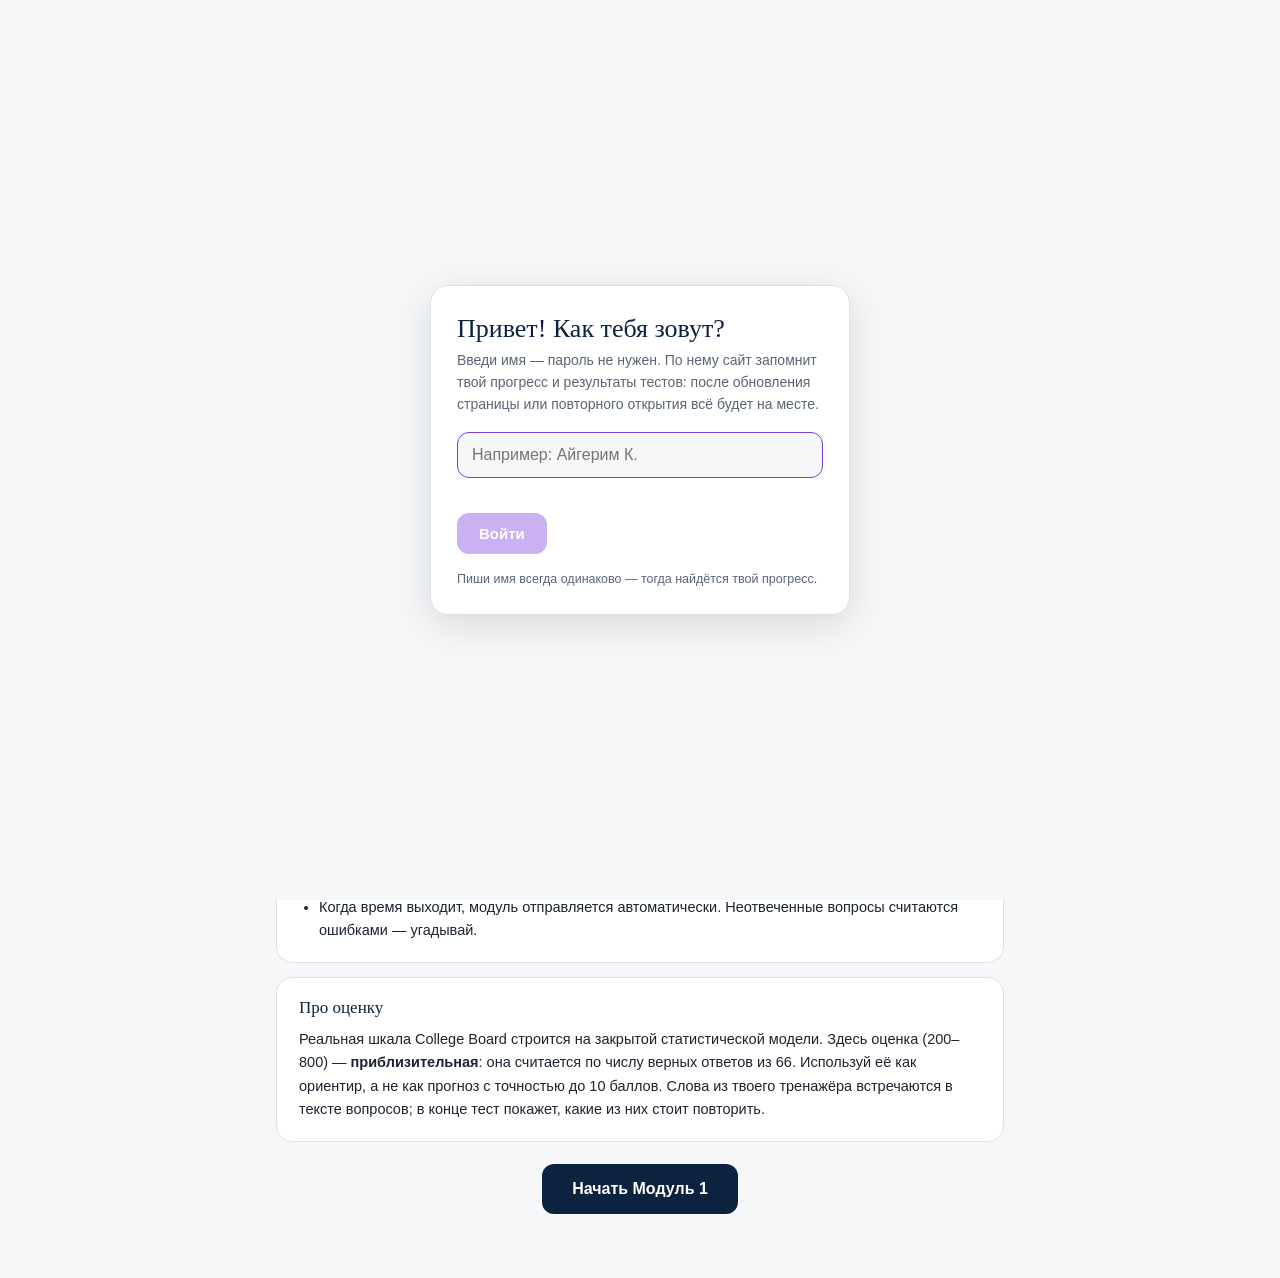
<file: sat-verbal-mock-test-2.html>
<!DOCTYPE html>
<html lang="ru">
<head>
<meta charset="UTF-8">
<meta name="viewport" content="width=device-width, initial-scale=1, viewport-fit=cover">
<title>SAT Verbal · Mock Test 2</title>
<link rel="stylesheet" href="sat-mock.css">
</head>
<body>

<!-- ============ INTRO ============ -->
<div id="screen-intro" class="center">
  <div class="topline"><a class="back-link" href="index.html">← Словарный тренажёр</a><span data-userbar></span></div>
  <div class="mock-switch"><a href="sat-verbal-mock-test.html">Mock 1</a><a href="sat-verbal-mock-test-2.html" class="on">Mock 2</a></div>
  <span class="kicker">SAT Verbal · Reading &amp; Writing</span>
  <h1 style="font-size:30px; margin-bottom:6px;">Полный mock-тест №2</h1>
  <p class="muted" style="margin:0 0 20px; font-size:14.5px;">Тест в формате Digital SAT (Reading &amp; Writing): 2 модуля по 33 вопроса. Оба модуля фиксированные — порядок и сложность не меняются по ходу теста.</p>

  <div class="card">
    <h3>Формат</h3>
    <table class="struct">
      <tr><th>Модуль</th><th>Вопросов</th><th>Время</th></tr>
      <tr><td>Модуль 1</td><td>33</td><td id="t1">39 мин</td></tr>
      <tr><td>Модуль 2</td><td>33</td><td id="t2">39 мин</td></tr>
    </table>
    <p class="muted" id="intro-order" style="margin-top:12px;"></p>
  </div>

  <div class="card">
    <h3>Длительность модуля</h3>
    <div class="radios">
      <label><input type="radio" name="mins" value="39" checked> <b>39 минут</b> — пропорционально 33 вопросам (≈ 1 мин 11 с на вопрос, как на реальном SAT)</label>
      <label><input type="radio" name="mins" value="32"> <b>32 минуты</b> — лимит реального модуля SAT (жёстче: вопросов больше)</label>
    </div>
  </div>

  <div class="card">
    <h3>Как проходить</h3>
    <ul>
      <li>Сядь так, чтобы час тебя никто не отвлекал. Без словарей и подсказок — иначе оценка не будет честной.</li>
      <li><b>⚑ Отметить</b> — пометить вопрос, чтобы вернуться к нему; <b>S̶</b> рядом с вариантом — вычеркнуть вариант.</li>
      <li>Кнопка внизу с номером вопроса открывает карту модуля. После отправки модуля вернуться к нему нельзя.</li>
      <li><b>Прогресс сохраняется автоматически.</b> Если страница обновится или закроется, при следующем открытии тест продолжится с того же места — но таймер за это время не останавливается.</li>
      <li>Когда время выходит, модуль отправляется автоматически. Неотвеченные вопросы считаются ошибками — угадывай.</li>
    </ul>
  </div>

  <div class="card">
    <h3>Про оценку</h3>
    <p class="muted" style="margin:0;">Реальная шкала College Board строится на закрытой статистической модели. Здесь оценка (200–800) — <b>приблизительная</b>: она считается по числу верных ответов из 66. Используй её как ориентир, а не как прогноз с точностью до 10 баллов. Слова из твоего тренажёра встречаются в тексте вопросов; в конце тест покажет, какие из них стоит повторить.</p>
  </div>

  <div class="card" id="history-card" hidden><h3>Твои попытки</h3><div id="history-body"></div></div>

  <div style="text-align:center; margin-top:22px;"><button class="btn big" id="btn-start">Начать Модуль 1</button></div>
</div>

<!-- ============ TEST ============ -->
<div id="screen-test" hidden>
  <div class="tbar">
    <div class="tl"><span id="mod-label">Reading and Writing · Module 1</span><small>SAT Mock Test</small></div>
    <div class="timer-box">
      <div class="timer" id="timer">30:00</div>
      <button class="timer-toggle" id="timer-toggle">Скрыть</button>
    </div>
    <div class="tr"><button class="btn ghost" id="btn-to-review" style="padding:8px 14px; font-size:13px;">Проверка</button></div>
  </div>
  <div class="qwrap">
    <section class="pane passage" id="pane-passage"></section>
    <section class="pane" id="pane-q"></section>
  </div>
  <div class="fbar">
    <div class="fl">SAT Reading &amp; Writing</div>
    <button class="navbtn" id="btn-nav">Вопрос 1 из 27 ▴</button>
    <div class="fr">
      <button class="btn ghost" id="btn-back">Назад</button>
      <button class="btn" id="btn-next">Далее</button>
    </div>
  </div>
  <div class="pop" id="nav-pop" hidden>
    <h3 id="pop-title">Модуль 1</h3>
    <div class="legend"><span>▢ без ответа</span><span>■ с ответом</span><span style="color:var(--bad)">⚑ отмечен</span></div>
    <div class="grid" id="pop-grid"></div>
    <div style="display:flex; gap:8px; justify-content:space-between;">
      <button class="btn ghost" id="pop-close">Закрыть</button>
      <button class="btn" id="pop-review">К экрану проверки</button>
    </div>
  </div>
</div>

<!-- ============ REVIEW ============ -->
<div id="screen-review" class="center" hidden>
  <span class="kicker" id="rev-kicker">Модуль 1</span>
  <h2 style="font-size:26px; margin-bottom:6px;">Проверь свои ответы</h2>
  <p class="muted" style="font-size:14px; margin:0 0 6px;" id="rev-sub"></p>
  <div class="card" style="margin-top:14px;">
    <div class="legend"><span>▢ без ответа</span><span>■ с ответом</span><span style="color:var(--bad)">⚑ отмечен</span></div>
    <div class="grid" id="rev-grid"></div>
    <p class="muted" style="font-size:13px; margin:0;" id="rev-counts"></p>
  </div>
  <div id="confirm-box" class="card" hidden style="border-color:var(--bad);">
    <p style="margin:0 0 12px;" id="confirm-text"></p>
    <div style="display:flex; gap:10px;">
      <button class="btn danger" id="confirm-yes">Да, отправить</button>
      <button class="btn ghost" id="confirm-no">Отмена</button>
    </div>
  </div>
  <div id="abort-box" class="card" hidden style="border-color:var(--bad);">
    <p style="margin:0 0 12px;">Прервать тест? Все ответы этой попытки будут удалены, результат не сохранится.</p>
    <div style="display:flex; gap:10px;">
      <button class="btn danger" id="abort-yes">Да, прервать</button>
      <button class="btn ghost" id="abort-no">Отмена</button>
    </div>
  </div>
  <div style="display:flex; gap:10px; justify-content:center; margin-top:18px; flex-wrap:wrap;">
    <button class="btn ghost" id="rev-back">← Вернуться к вопросам</button>
    <button class="btn" id="rev-submit">Отправить модуль</button>
  </div>
  <p style="text-align:center; margin-top:18px;"><button class="ss-link" id="rev-abort" type="button">Прервать тест без сохранения</button></p>
</div>

<!-- ============ BREAK ============ -->
<div id="screen-break" class="center" hidden>
  <div style="text-align:center; padding-top:40px;">
    <span class="kicker">Модуль 1 завершён</span>
    <h2 style="font-size:28px; margin-bottom:10px;">Готов к Модулю 2?</h2>
    <p class="muted" id="break-info" style="font-size:14.5px; max-width:480px; margin:0 auto 8px;"></p>
    <p class="muted" style="font-size:14px; max-width:480px; margin:0 auto 26px;">Если нужно — сделай глоток воды. Таймер Модуля 2 стартует только после нажатия на кнопку. К Модулю 1 вернуться нельзя.</p>
    <button class="btn big" id="btn-start2">Начать Модуль 2</button>
  </div>
</div>

<!-- ============ RESULTS ============ -->
<div id="screen-results" class="center" hidden>
  <div class="topline"><span class="kicker" style="margin:0;">Результат · Reading &amp; Writing</span><span data-userbar></span></div>
  <p class="viewing-note" id="viewing-note"></p>
  <div class="scorebox">
    <div class="score-big" id="res-score">—</div>
    <div class="score-range" id="res-range"></div>
    <div class="pill" id="res-route"></div>
  </div>
  <div class="stats">
    <div class="stat"><b id="res-m1">—</b><span>Модуль 1</span></div>
    <div class="stat"><b id="res-m2">—</b><span id="res-m2l">Модуль 2</span></div>
    <div class="stat"><b id="res-total">—</b><span>Всего верных</span></div>
  </div>
  <div class="card"><h3>По разделам</h3><div id="res-domains"></div></div>
  <div class="card" id="res-words-card"><h3>Слова с сайта: что повторить</h3><p class="muted" id="res-words-note" style="margin:0;"></p><div class="chips" id="res-words"></div></div>
  <div class="card"><p class="muted" style="margin:0; font-size:13px;">Оценка ориентировочная: реальный SAT использует закрытую статистическую модель (IRT), а здесь учитывается только число верных ответов из 66. Разброс ±30 баллов — нормальный. Один mock-тест — это один замер; лучше пройти несколько тестов и смотреть на тренд.</p></div>

  <h2 style="font-size:22px; margin-top:26px;">Разбор вопросов</h2>
  <div class="filters" id="filters">
    <button data-f="all" class="on">Все</button>
    <button data-f="wrong">Ошибки и пропуски</button>
    <button data-f="flag">Отмеченные</button>
  </div>
  <div id="review-list"></div>
  <div style="display:flex; gap:10px; justify-content:center; margin-top:24px; flex-wrap:wrap;">
    <button class="btn" id="btn-again">Пройти заново</button>
    <button class="btn ghost" id="btn-history">К моим попыткам</button>
    <a class="btn ghost" href="index.html" style="text-decoration:none; display:inline-block;">К словарному тренажёру</a>
  </div>
</div>

<div class="toast" id="toast" hidden></div>

<script src="sat-common.js"></script>
<script src="sat-store.js"></script>
<script src="mock2-data.js"></script>
<script src="sat-mock-engine.js"></script>
<script>
startMockApp({ testId: 'mock2', modules: [MODULE1, MODULE2], expl: EXPL });
</script>
</body>
</html>
</file>
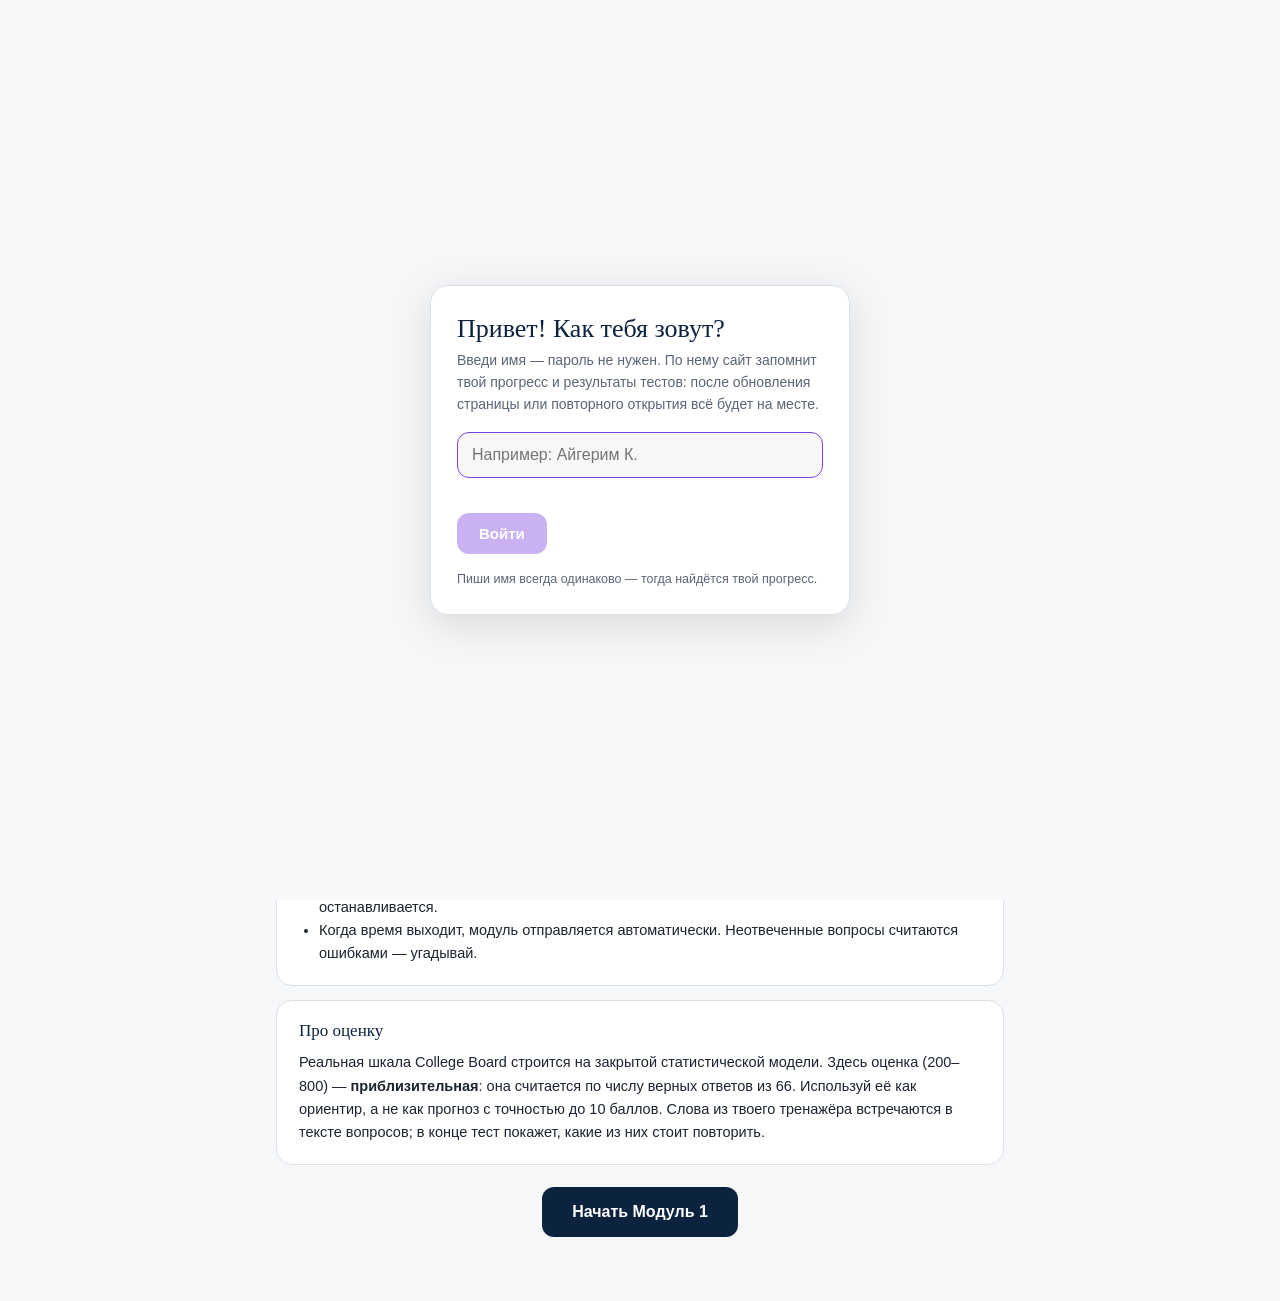
<file: sat-verbal-mock-test.html>
<!DOCTYPE html>
<html lang="ru">
<head>
<meta charset="UTF-8">
<meta name="viewport" content="width=device-width, initial-scale=1, viewport-fit=cover">
<title>SAT Verbal · Mock Test 1</title>
<link rel="stylesheet" href="sat-mock.css">
</head>
<body>

<!-- ============ INTRO ============ -->
<div id="screen-intro" class="center">
  <div class="topline"><a class="back-link" href="index.html">← Словарный тренажёр</a><span data-userbar></span></div>
  <div class="mock-switch"><a href="sat-verbal-mock-test.html" class="on">Mock 1</a><a href="sat-verbal-mock-test-2.html">Mock 2</a></div>
  <span class="kicker">SAT Verbal · Reading &amp; Writing</span>
  <h1 style="font-size:30px; margin-bottom:6px;">Полный mock-тест №1</h1>
  <p class="muted" style="margin:0 0 20px; font-size:14.5px;">Тест в формате Digital SAT (Reading &amp; Writing): 2 модуля по 33 вопроса. Оба модуля фиксированные — порядок и сложность не меняются по ходу теста.</p>

  <div class="card">
    <h3>Формат</h3>
    <table class="struct">
      <tr><th>Модуль</th><th>Вопросов</th><th>Время</th></tr>
      <tr><td>Модуль 1</td><td>33</td><td id="t1">39 мин</td></tr>
      <tr><td>Модуль 2</td><td>33</td><td id="t2">39 мин</td></tr>
    </table>
    <p class="muted" id="intro-order" style="margin-top:12px;"></p>
  </div>

  <div class="card">
    <h3>Длительность модуля</h3>
    <div class="radios">
      <label><input type="radio" name="mins" value="39" checked> <b>39 минут</b> — пропорционально 33 вопросам (≈ 1 мин 11 с на вопрос, как на реальном SAT)</label>
      <label><input type="radio" name="mins" value="32"> <b>32 минуты</b> — лимит реального модуля SAT (жёстче: вопросов больше)</label>
    </div>
  </div>

  <div class="card">
    <h3>Как проходить</h3>
    <ul>
      <li>Сядь так, чтобы час тебя никто не отвлекал. Без словарей и подсказок — иначе оценка не будет честной.</li>
      <li><b>⚑ Отметить</b> — пометить вопрос, чтобы вернуться к нему; <b>S̶</b> рядом с вариантом — вычеркнуть вариант.</li>
      <li>Кнопка внизу с номером вопроса открывает карту модуля. После отправки модуля вернуться к нему нельзя.</li>
      <li><b>Прогресс сохраняется автоматически.</b> Если страница обновится или закроется, при следующем открытии тест продолжится с того же места — но таймер за это время не останавливается.</li>
      <li>Когда время выходит, модуль отправляется автоматически. Неотвеченные вопросы считаются ошибками — угадывай.</li>
    </ul>
  </div>

  <div class="card">
    <h3>Про оценку</h3>
    <p class="muted" style="margin:0;">Реальная шкала College Board строится на закрытой статистической модели. Здесь оценка (200–800) — <b>приблизительная</b>: она считается по числу верных ответов из 66. Используй её как ориентир, а не как прогноз с точностью до 10 баллов. Слова из твоего тренажёра встречаются в тексте вопросов; в конце тест покажет, какие из них стоит повторить.</p>
  </div>

  <div class="card" id="history-card" hidden><h3>Твои попытки</h3><div id="history-body"></div></div>

  <div style="text-align:center; margin-top:22px;"><button class="btn big" id="btn-start">Начать Модуль 1</button></div>
</div>

<!-- ============ TEST ============ -->
<div id="screen-test" hidden>
  <div class="tbar">
    <div class="tl"><span id="mod-label">Reading and Writing · Module 1</span><small>SAT Mock Test</small></div>
    <div class="timer-box">
      <div class="timer" id="timer">30:00</div>
      <button class="timer-toggle" id="timer-toggle">Скрыть</button>
    </div>
    <div class="tr"><button class="btn ghost" id="btn-to-review" style="padding:8px 14px; font-size:13px;">Проверка</button></div>
  </div>
  <div class="qwrap">
    <section class="pane passage" id="pane-passage"></section>
    <section class="pane" id="pane-q"></section>
  </div>
  <div class="fbar">
    <div class="fl">SAT Reading &amp; Writing</div>
    <button class="navbtn" id="btn-nav">Вопрос 1 из 27 ▴</button>
    <div class="fr">
      <button class="btn ghost" id="btn-back">Назад</button>
      <button class="btn" id="btn-next">Далее</button>
    </div>
  </div>
  <div class="pop" id="nav-pop" hidden>
    <h3 id="pop-title">Модуль 1</h3>
    <div class="legend"><span>▢ без ответа</span><span>■ с ответом</span><span style="color:var(--bad)">⚑ отмечен</span></div>
    <div class="grid" id="pop-grid"></div>
    <div style="display:flex; gap:8px; justify-content:space-between;">
      <button class="btn ghost" id="pop-close">Закрыть</button>
      <button class="btn" id="pop-review">К экрану проверки</button>
    </div>
  </div>
</div>

<!-- ============ REVIEW ============ -->
<div id="screen-review" class="center" hidden>
  <span class="kicker" id="rev-kicker">Модуль 1</span>
  <h2 style="font-size:26px; margin-bottom:6px;">Проверь свои ответы</h2>
  <p class="muted" style="font-size:14px; margin:0 0 6px;" id="rev-sub"></p>
  <div class="card" style="margin-top:14px;">
    <div class="legend"><span>▢ без ответа</span><span>■ с ответом</span><span style="color:var(--bad)">⚑ отмечен</span></div>
    <div class="grid" id="rev-grid"></div>
    <p class="muted" style="font-size:13px; margin:0;" id="rev-counts"></p>
  </div>
  <div id="confirm-box" class="card" hidden style="border-color:var(--bad);">
    <p style="margin:0 0 12px;" id="confirm-text"></p>
    <div style="display:flex; gap:10px;">
      <button class="btn danger" id="confirm-yes">Да, отправить</button>
      <button class="btn ghost" id="confirm-no">Отмена</button>
    </div>
  </div>
  <div id="abort-box" class="card" hidden style="border-color:var(--bad);">
    <p style="margin:0 0 12px;">Прервать тест? Все ответы этой попытки будут удалены, результат не сохранится.</p>
    <div style="display:flex; gap:10px;">
      <button class="btn danger" id="abort-yes">Да, прервать</button>
      <button class="btn ghost" id="abort-no">Отмена</button>
    </div>
  </div>
  <div style="display:flex; gap:10px; justify-content:center; margin-top:18px; flex-wrap:wrap;">
    <button class="btn ghost" id="rev-back">← Вернуться к вопросам</button>
    <button class="btn" id="rev-submit">Отправить модуль</button>
  </div>
  <p style="text-align:center; margin-top:18px;"><button class="ss-link" id="rev-abort" type="button">Прервать тест без сохранения</button></p>
</div>

<!-- ============ BREAK ============ -->
<div id="screen-break" class="center" hidden>
  <div style="text-align:center; padding-top:40px;">
    <span class="kicker">Модуль 1 завершён</span>
    <h2 style="font-size:28px; margin-bottom:10px;">Готов к Модулю 2?</h2>
    <p class="muted" id="break-info" style="font-size:14.5px; max-width:480px; margin:0 auto 8px;"></p>
    <p class="muted" style="font-size:14px; max-width:480px; margin:0 auto 26px;">Если нужно — сделай глоток воды. Таймер Модуля 2 стартует только после нажатия на кнопку. К Модулю 1 вернуться нельзя.</p>
    <button class="btn big" id="btn-start2">Начать Модуль 2</button>
  </div>
</div>

<!-- ============ RESULTS ============ -->
<div id="screen-results" class="center" hidden>
  <div class="topline"><span class="kicker" style="margin:0;">Результат · Reading &amp; Writing</span><span data-userbar></span></div>
  <p class="viewing-note" id="viewing-note"></p>
  <div class="scorebox">
    <div class="score-big" id="res-score">—</div>
    <div class="score-range" id="res-range"></div>
    <div class="pill" id="res-route"></div>
  </div>
  <div class="stats">
    <div class="stat"><b id="res-m1">—</b><span>Модуль 1</span></div>
    <div class="stat"><b id="res-m2">—</b><span id="res-m2l">Модуль 2</span></div>
    <div class="stat"><b id="res-total">—</b><span>Всего верных</span></div>
  </div>
  <div class="card"><h3>По разделам</h3><div id="res-domains"></div></div>
  <div class="card" id="res-words-card"><h3>Слова с сайта: что повторить</h3><p class="muted" id="res-words-note" style="margin:0;"></p><div class="chips" id="res-words"></div></div>
  <div class="card"><p class="muted" style="margin:0; font-size:13px;">Оценка ориентировочная: реальный SAT использует закрытую статистическую модель (IRT), а здесь учитывается только число верных ответов из 66. Разброс ±30 баллов — нормальный. Один mock-тест — это один замер; лучше пройти несколько тестов и смотреть на тренд.</p></div>

  <h2 style="font-size:22px; margin-top:26px;">Разбор вопросов</h2>
  <div class="filters" id="filters">
    <button data-f="all" class="on">Все</button>
    <button data-f="wrong">Ошибки и пропуски</button>
    <button data-f="flag">Отмеченные</button>
  </div>
  <div id="review-list"></div>
  <div style="display:flex; gap:10px; justify-content:center; margin-top:24px; flex-wrap:wrap;">
    <button class="btn" id="btn-again">Пройти заново</button>
    <button class="btn ghost" id="btn-history">К моим попыткам</button>
    <a class="btn ghost" href="index.html" style="text-decoration:none; display:inline-block;">К словарному тренажёру</a>
  </div>
</div>

<div class="toast" id="toast" hidden></div>

<script src="sat-common.js"></script>
<script src="sat-store.js"></script>
<script src="mock1-data.js"></script>
<script src="sat-mock-engine.js"></script>
<script>
startMockApp({ testId: 'mock1', modules: [MODULE1, MODULE2], expl: EXPL });
</script>
</body>
</html>
</file>
<file: sat-mock.css>
:root {
    --navy: #0C2340;
    --accent: #7A3FE0;
    --accent2: #0B5FFF;
    --gold: #C9A227;
    --bg: #F6F7F9;
    --card-bg: #ffffff;
    --ink: #1B2430;
    --muted: #5A6577;
    --line: #DCE1E9;
    --head: #0C2340;
    --good: #0E9F6E;
    --bad: #C0392B;
    --sel-bg: rgba(122,63,224,0.10);
  }
  @media (prefers-color-scheme: dark) {
    :root:not([data-theme="light"]) {
      --bg: #0B1220; --card-bg: #16203A; --ink: #E7ECF5; --muted: #9AA7C0; --line: #2A3654; --head: #ffffff;
      --sel-bg: rgba(122,63,224,0.25);
    }
  }
  :root[data-theme="dark"] {
    --bg: #0B1220; --card-bg: #16203A; --ink: #E7ECF5; --muted: #9AA7C0; --line: #2A3654; --head: #ffffff;
    --sel-bg: rgba(122,63,224,0.25);
  }
  * { box-sizing: border-box; }
  [hidden] { display: none !important; }
  html, body { margin: 0; }
  body {
    background: var(--bg); color: var(--ink);
    font-family: 'Helvetica Neue', Arial, sans-serif;
    min-height: 100vh; display: flex; flex-direction: column;
    padding-top: env(safe-area-inset-top, 0px);
  }
  h1, h2, h3 { font-family: Georgia, serif; font-weight: 400; color: var(--head); margin: 0; }
  button { font-family: inherit; cursor: pointer; }
  .btn {
    border: none; border-radius: 12px; padding: 13px 22px; font-size: 14.5px; font-weight: 700;
    background: var(--navy); color: #fff; transition: opacity .15s, transform .1s;
  }
  .btn:active { transform: scale(0.97); }
  .btn:disabled { opacity: .35; cursor: default; }
  .btn.ghost { background: var(--card-bg); color: var(--head); border: 1px solid var(--line); }
  .btn.danger { background: var(--bad); }
  .btn.big { padding: 16px 30px; font-size: 16px; }

  /* ---------- generic centered screens ---------- */
  .center { width: 100%; max-width: 760px; margin: 0 auto; padding: 28px 16px 64px; }
  .kicker {
    display: inline-block; font-size: 11px; letter-spacing: 2px; text-transform: uppercase; color: var(--muted);
    border: 1px solid var(--line); border-radius: 20px; padding: 4px 12px; margin-bottom: 12px;
  }
  .card { background: var(--card-bg); border: 1px solid var(--line); border-radius: 16px; padding: 20px 22px; margin-bottom: 14px; }
  .card h3 { font-size: 17px; margin-bottom: 10px; }
  .card p, .card li { font-size: 14.5px; line-height: 1.6; color: var(--ink); }
  .card ul { margin: 6px 0 0; padding-left: 20px; }
  .muted { color: var(--muted); }
  table.struct { width: 100%; border-collapse: collapse; font-size: 14px; }
  table.struct th, table.struct td { text-align: left; padding: 8px 6px; border-bottom: 1px solid var(--line); }
  table.struct th { font-size: 11.5px; letter-spacing: 1px; text-transform: uppercase; color: var(--muted); }
  .radios { display: flex; gap: 10px; flex-wrap: wrap; margin-top: 8px; }
  .radios label {
    flex: 1; min-width: 200px; border: 1px solid var(--line); border-radius: 12px; padding: 12px 14px; cursor: pointer;
    font-size: 14px; background: var(--card-bg);
  }
  .radios input { margin-right: 8px; }
  .back-link { font-size: 13px; color: var(--accent2); text-decoration: none; display: inline-block; margin-bottom: 16px; }

  /* ---------- test screen ---------- */
  #screen-test { flex: 1; display: flex; flex-direction: column; min-height: 100vh; }
  .tbar {
    display: grid; grid-template-columns: 1fr auto 1fr; align-items: center; gap: 10px;
    padding: 10px 18px; background: var(--card-bg); border-bottom: 1px solid var(--line);
    position: sticky; top: 0; z-index: 5;
  }
  .tbar .tl { font-size: 13px; font-weight: 800; color: var(--head); }
  .tbar .tl small { display: block; font-weight: 400; color: var(--muted); font-size: 11.5px; }
  .timer-box { text-align: center; }
  .timer { font-variant-numeric: tabular-nums; font-weight: 800; font-size: 20px; color: var(--head); }
  .timer.low { color: var(--bad); }
  .timer-toggle { background: none; border: none; font-size: 11.5px; color: var(--muted); text-decoration: underline; padding: 0; }
  .tbar .tr { text-align: right; }
  .qwrap { flex: 1; display: grid; grid-template-columns: 1fr 1fr; }
  .pane { padding: 26px 30px 120px; overflow-y: auto; }
  .pane.passage { border-right: 1px solid var(--line); }
  @media (max-width: 860px) {
    .qwrap { grid-template-columns: 1fr; }
    .pane.passage { border-right: none; border-bottom: 1px solid var(--line); padding-bottom: 20px; }
    .pane { padding: 20px 16px 20px; }
    .tbar { padding: 8px 12px; }
    .qwrap { padding-bottom: 90px; }
  }
  .ptext { font-family: Georgia, serif; font-size: 17px; line-height: 1.7; }
  .ptext p { margin: 0 0 12px; }
  .ptext u { text-decoration: underline; text-decoration-thickness: 1.5px; text-underline-offset: 3px; }
  .notes { font-family: Georgia, serif; font-size: 16.5px; line-height: 1.6; margin: 10px 0 0; padding-left: 22px; }
  .notes li { margin-bottom: 6px; }
  table.data { border-collapse: collapse; margin: 14px 0 4px; width: 100%; max-width: 440px; font-size: 14.5px; }
  table.data caption { text-align: left; font-weight: 800; padding-bottom: 6px; font-size: 14px; color: var(--head); }
  table.data th, table.data td { border: 1px solid var(--line); padding: 8px 10px; text-align: left; }
  table.data th { background: var(--bg); }
  .qhead { display: flex; align-items: center; justify-content: space-between; gap: 10px; margin-bottom: 14px;
    background: var(--bg); border: 1px solid var(--line); border-radius: 10px; padding: 8px 12px; }
  .qnum { background: var(--navy); color: #fff; font-weight: 800; font-size: 14px; border-radius: 6px; padding: 4px 11px; }
  .flagbtn { background: none; border: none; font-size: 13px; font-weight: 700; color: var(--muted); padding: 4px 6px; }
  .flagbtn.on { color: var(--bad); }
  .qtext { font-size: 16px; line-height: 1.55; margin: 0 0 16px; font-weight: 600; }
  .opt { display: flex; align-items: stretch; gap: 8px; margin-bottom: 10px; }
  .optmain {
    flex: 1; display: flex; align-items: center; gap: 12px; text-align: left; border: 1.5px solid var(--line);
    border-radius: 12px; background: var(--card-bg); color: var(--ink); padding: 13px 14px; font-size: 15px; line-height: 1.45;
  }
  .optmain .letter {
    flex: none; width: 28px; height: 28px; border-radius: 50%; border: 1.5px solid var(--muted);
    display: flex; align-items: center; justify-content: center; font-weight: 800; font-size: 13px; color: var(--muted);
  }
  .opt.sel .optmain { border-color: var(--accent); background: var(--sel-bg); }
  .opt.sel .letter { background: var(--accent); border-color: var(--accent); color: #fff; }
  .opt.elim .otext { text-decoration: line-through; }
  .opt.elim .optmain { opacity: .45; }
  .strike {
    flex: none; width: 34px; border: 1px solid var(--line); border-radius: 10px; background: var(--card-bg);
    color: var(--muted); font-size: 11px; font-weight: 800; text-decoration: line-through;
  }
  .opt.elim .strike { background: var(--navy); color: #fff; }
  .fbar {
    position: fixed; left: 0; right: 0; bottom: 0; background: var(--card-bg); border-top: 1px solid var(--line);
    display: grid; grid-template-columns: 1fr auto 1fr; align-items: center; gap: 10px;
    padding: 10px 18px calc(10px + env(safe-area-inset-bottom, 0px)); z-index: 6;
  }
  .fbar .fl { font-size: 12.5px; color: var(--muted); }
  .navbtn { background: var(--navy); color: #fff; border: none; border-radius: 20px; padding: 10px 18px; font-weight: 800; font-size: 13.5px; }
  .fbar .fr { display: flex; gap: 8px; justify-content: flex-end; }
  @media (max-width: 560px) { .fbar .fl { display: none; } .fbar { grid-template-columns: auto 1fr; } .fbar .fr { grid-column: 2; } .navbtn { grid-column: 1; } }
  .pop {
    position: fixed; left: 50%; transform: translateX(-50%); bottom: 72px; width: min(540px, calc(100vw - 24px));
    background: var(--card-bg); border: 1px solid var(--line); border-radius: 16px; padding: 18px;
    box-shadow: 0 14px 40px rgba(12,35,64,.25); z-index: 8;
  }
  .pop h3 { font-size: 16px; margin-bottom: 4px; }
  .grid { display: grid; grid-template-columns: repeat(9, 1fr); gap: 8px; margin: 14px 0; }
  @media (max-width: 480px) { .grid { grid-template-columns: repeat(6, 1fr); } }
  .gq {
    position: relative; aspect-ratio: 1; border-radius: 8px; border: 1.5px dashed var(--muted); background: var(--card-bg);
    color: var(--accent2); font-weight: 800; font-size: 14px;
  }
  .gq.ans { border-style: solid; border-color: var(--accent2); background: var(--accent2); color: #fff; }
  .gq.cur { outline: 3px solid var(--gold); outline-offset: 1px; }
  .gq.flag::after { content: '⚑'; position: absolute; top: -7px; right: -4px; font-size: 14px; color: var(--bad); }
  .legend { display: flex; gap: 14px; flex-wrap: wrap; font-size: 12px; color: var(--muted); }
  .toast {
    position: fixed; top: 70px; left: 50%; transform: translateX(-50%); background: var(--navy); color: #fff;
    padding: 10px 18px; border-radius: 20px; font-size: 13.5px; z-index: 20; box-shadow: 0 8px 24px rgba(0,0,0,.25);
  }

  /* ---------- results ---------- */
  .scorebox { text-align: center; padding: 10px 0 18px; }
  .score-big { font-family: Georgia, serif; font-size: 78px; color: var(--head); line-height: 1; }
  .score-range { font-size: 14px; color: var(--muted); margin-top: 6px; }
  .pill { display: inline-block; font-size: 12px; font-weight: 800; border-radius: 20px; padding: 4px 12px; margin-top: 12px; background: var(--sel-bg); color: var(--accent); }
  .stats { display: grid; grid-template-columns: repeat(3, 1fr); gap: 10px; margin-bottom: 14px; }
  .stat { background: var(--card-bg); border: 1px solid var(--line); border-radius: 14px; padding: 14px; text-align: center; }
  .stat b { display: block; font-family: Georgia, serif; font-size: 26px; color: var(--head); font-weight: 400; }
  .stat span { font-size: 12px; color: var(--muted); }
  .drow { margin: 12px 0; }
  .drow .dl { display: flex; justify-content: space-between; font-size: 13.5px; margin-bottom: 5px; }
  .bar { height: 8px; background: var(--line); border-radius: 8px; overflow: hidden; }
  .bar > i { display: block; height: 100%; background: var(--accent); border-radius: 8px; }
  .chips { display: flex; flex-wrap: wrap; gap: 8px; margin-top: 10px; }
  .chip { background: var(--sel-bg); color: var(--accent); font-weight: 700; font-size: 13px; padding: 5px 12px; border-radius: 20px; }
  .filters { display: flex; gap: 8px; flex-wrap: wrap; margin: 10px 0 14px; }
  .filters button { border: 1px solid var(--line); background: var(--card-bg); color: var(--head); border-radius: 20px; padding: 7px 14px; font-size: 13px; font-weight: 700; }
  .filters button.on { background: var(--navy); color: #fff; border-color: var(--navy); }
  details.rv { background: var(--card-bg); border: 1px solid var(--line); border-radius: 14px; margin-bottom: 10px; }
  details.rv summary { cursor: pointer; padding: 13px 16px; font-size: 13.5px; font-weight: 700; list-style: none; display: flex; gap: 10px; align-items: center; }
  details.rv summary::-webkit-details-marker { display: none; }
  .mark { flex: none; width: 24px; height: 24px; border-radius: 50%; display: flex; align-items: center; justify-content: center; color: #fff; font-size: 13px; }
  .mark.ok { background: var(--good); } .mark.no { background: var(--bad); } .mark.skip { background: var(--muted); }
  .rvbody { padding: 0 16px 16px; }
  .rvbody .ptext { font-size: 15.5px; margin-bottom: 10px; }
  .ro { border: 1.5px solid var(--line); border-radius: 10px; padding: 9px 12px; margin-bottom: 7px; font-size: 14px; display: flex; gap: 10px; }
  .ro.correct { border-color: var(--good); background: rgba(14,159,110,.12); }
  .ro.wrong { border-color: var(--bad); background: rgba(192,57,43,.12); }
  .ro b { flex: none; }
  .expl { margin-top: 10px; font-size: 14px; line-height: 1.6; border-left: 3px solid var(--gold); padding-left: 12px; }
  .tagline { font-size: 11.5px; color: var(--muted); margin-bottom: 8px; }
  .ptext p.intro { font-size: 15px; color: var(--muted); font-style: italic; }
  .ptext p.credit { font-size: 12.5px; color: var(--muted); margin-top: -4px; }
  .ptext sup, .notes sup, .optmain sup { font-size: .7em; }
  .figwrap { margin: 0 0 16px; max-width: 480px; }
  svg.fig { width: 100%; height: auto; display: block; }
  svg.fig text { fill: var(--ink); font-family: Georgia, serif; }
  svg.fig .ft { font-size: 14px; }
  svg.fig .fl { font-size: 12.5px; }
  svg.fig .fg { stroke: var(--line); stroke-width: 1; }
  svg.fig .fa { stroke: var(--ink); stroke-width: 1.2; }
  svg.fig .fb { fill: #aeb4c2; stroke: var(--ink); stroke-width: 1; }
  .fs { fill: none; stroke: var(--ink); stroke-width: 1.8; }
  .fs.thick { stroke-width: 3; stroke: #8b93a3; }
  .fm { fill: var(--card-bg); stroke: var(--ink); stroke-width: 1.4; }
  .fm.solid { fill: var(--ink); }
  .figlegend { display: flex; flex-wrap: wrap; gap: 6px 18px; font-size: 13px; margin-top: 6px; padding: 8px 10px; border: 1px solid var(--line); border-radius: 8px; }
  .figlegend span { display: inline-flex; align-items: center; gap: 6px; }
  .expl p { margin: 8px 0 0; }

  /* ===== additions: grouped bars, user bar, mock switch, history ===== */
  :root { --fb-light: #d6dbe5; --fb-mid: #9aa2b4; --fb-dark: #2d3345; }
  @media (prefers-color-scheme: dark) { :root:not([data-theme="light"]) { --fb-light: #c9cfdc; --fb-mid: #7f8aa3; --fb-dark: #3b4560; } }
  :root[data-theme="dark"] { --fb-light: #c9cfdc; --fb-mid: #7f8aa3; --fb-dark: #3b4560; }
  svg.fig .fb.light { fill: var(--fb-light); }
  svg.fig .fb.mid { fill: var(--fb-mid); }
  svg.fig .fb.dark { fill: var(--fb-dark); }
  .figlegend .sw { display: inline-block; width: 12px; height: 12px; border: 1px solid var(--ink); }
  .figlegend .sw.light { background: var(--fb-light); }
  .figlegend .sw.mid { background: var(--fb-mid); }
  .figlegend .sw.dark { background: var(--fb-dark); }

  .topline { display: flex; justify-content: space-between; align-items: center; gap: 10px 16px; flex-wrap: wrap; margin-bottom: 14px; }
  .topline .back-link { margin-bottom: 0; }
  .mock-switch { display: inline-flex; gap: 6px; margin: 4px 0 14px; }
  .mock-switch a { font-size: 13px; font-weight: 700; padding: 6px 14px; border-radius: 20px; border: 1px solid var(--line); color: var(--head); text-decoration: none; background: var(--card-bg); }
  .mock-switch a.on { background: var(--accent); border-color: var(--accent); color: #fff; }

  .hist { width: 100%; border-collapse: collapse; font-size: 14px; }
  .hist th { text-align: left; font-size: 12px; color: var(--muted); font-weight: 600; padding: 4px 6px 8px; }
  .hist td { padding: 9px 6px; border-top: 1px solid var(--line); vertical-align: middle; }
  .hist td.sc { font-family: Georgia, serif; font-size: 20px; color: var(--head); }
  .hist td.go { text-align: right; }
  .hist .best { font-size: 11px; font-weight: 700; color: var(--good); margin-left: 6px; }
  .btn.small { padding: 7px 14px; font-size: 13px; }
  .viewing-note { font-size: 13px; color: var(--muted); text-align: center; margin: 0 0 6px; }
</file>
